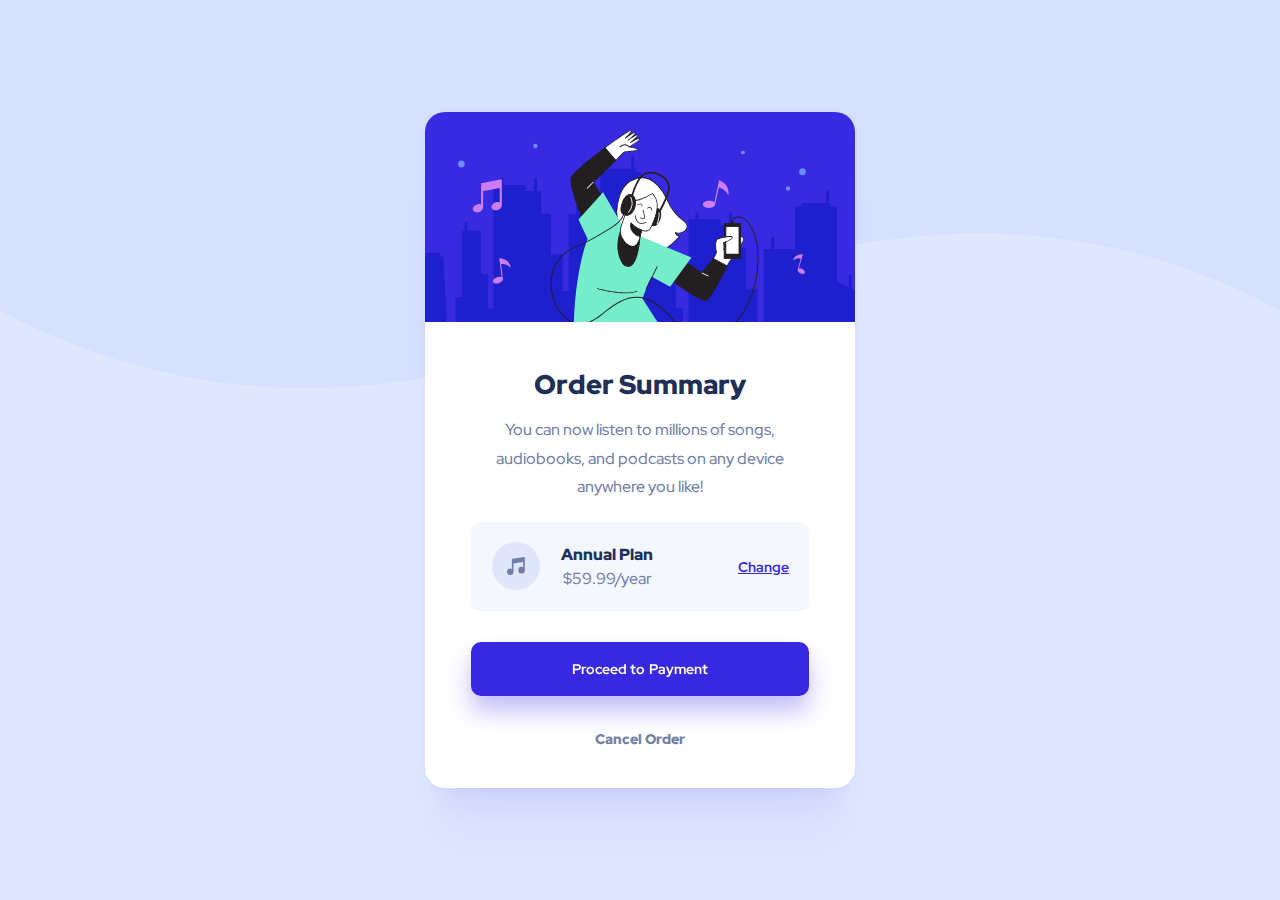
<file: index.html>
<!DOCTYPE html>
<html dir="ltr" lang="en">
  <!--~~~~~~~~~~~~~~~~~~~~~~~~~~~~~~HEADER~~~~~~~~~~~~~~~~~~~~~~~~~~~~-->
  <head>
    <meta charset="utf-8" />
    <link rel="preconnect" href="https://fonts.googleapis.com" />
    <link rel="preconnect" href="https://fonts.gstatic.com" crossorigin />
    <link
      href="https://fonts.googleapis.com/css2?family=Red+Hat+Display:wght@300;500;700;900&display=swap"
      rel="stylesheet"
      type="text/css"
    />
    <link rel="stylesheet" href="order-summary-component.css" />
    <meta name="viewport" content="width-device-width, initial-scale=1.0" />
    <!-- displays site properly based on user's device -->

    <link
      rel="icon"
      type="image/png"
      sizes="32x32"
      href="order-summary-component-images/favicon-32x32.png"
    />

    <title>Frontend Mentor | Order summary card</title>
  </head>
  <!--~~~~~~~~~~~~~~~~~~~~~~~~~~~~~~~~BODY~~~~~~~~~~~~~~~~~~~~~~~~~~~~-->

  <body>
    <main>
      <div class="order-box">
        <div class="order-summary">
          <div class="order-summary-text">
            <h1>Order Summary</h1>
            <p>
              You can now listen to millions of songs, audiobooks, and podcasts on
              any device anywhere you like!
            </p>
          </div>

          <div class="annual-plan-box">
            <div class="music-icon">
              <img
                src="order-summary-component-images/icon-music.svg"
                alt="icon of musical note"
              />
            </div>

            <div class="annual-plan-text">
              <p><strong>Annual Plan</strong></p>
              <p>$59.99/year</p>
            </div>

            <div class="change-button">
              <p><a href="#">Change</a></p>
            </div>
          </div>

          <a href="#" class="payment-button"
            ><strong>Proceed to Payment</strong></a>

          <p class="cancel-button">
            <a href="#"><strong>Cancel Order</strong></a>
          </p>
        </div>
      </div>
    </main>
  </body>
</html>
</file>
<file: order-summary-component.css>
/* -------------------------------- DEBUGGING MODE

.order-box, 
.order-summary, 
.order-summary-text, 
.annual-plan-box, 
.annual-plan-text, 
.music-icon, 
.change-button, 
.payment-button {
  border: 1px solid red;
}
*/

/* ---------------------------  GENERAL */

* {
  margin: 0;
  padding: 0;
  box-sizing: border-box;
}

body {
  display: flex;
  align-items: center;
  justify-content: center;
  line-height: 1.5em;
  font-family: "Red Hat Display", sans-serif;
  background-image: url("order-summary-component-images/pattern-background-mobile.svg");
  background: hsl(225, 100%, 94%) top/100%;
  background-repeat: no-repeat;
  min-height: 100vh;
  color: hsl(224, 23%, 55%);
  padding: 30px 20px;
}

h1 {
  /*dark blue*/
  color: hsl(223, 47%, 23%);
  font-size: 1.5em;
  font-weight: 900;
  margin-bottom: 20px;
}

p {
  font-size: 16px;
  line-height: 1.8em;
  font-weight: 500;
  color: hsl(224, 23%, 55%);
}

strong {
  font-weight: 900;
}

img {
  padding: 0px;
  margin: 0px;
}

/* ---------------------------  COMPONENT */

.order-box { /* the containing box for the entire component */
  width: 100%;
  max-width: 470px;
  /* height: auto; */
  background-color: #fff;
  text-align: center;
  border-radius: 20px;
  background-image: url("order-summary-component-images/illustration-hero.svg");
  background-repeat: no-repeat;
  background-size: contain;
  box-shadow: 
      0 1px 8px -4px rgb(56, 41, 224, 0.05),
      0 1px 15px -4px rgb(56, 41, 224, 0.05),
      0 32px 25px -16px rgb(56, 41, 224, 0.05),
      0 64px 50px -16px rgb(56, 41, 224, 0.05);
      /* hsl(224, 23%, 55%) rgba equivalent: rgb(114, 128, 167, 0.2) 
         using light blue rgb(224, 232, 255, 0.8) - doesn't render at all and even cancels out the drop shadow on payment-button 
         hsl(245, 75%, 52%) bright blue -> rgb(56, 41, 224) */
}

.order-summary { /* containing box for the content of the component */
  padding: 200px 20px 10px 20px; 
}

.order-summary-text {
  padding: 0 10px 0 10px;
}

.annual-plan-box {
  display: flex;
  align-items: center;
  justify-content: space-around;
  padding: 15px;
  background-color: hsl(225, 100%, 98%);
}

.music-icon {
  height: 50px;
  width: 50px;
  margin: 0 20px 0 0;
}

.annual-plan-text p {
  line-height: 1.5em;
}

.annual-plan-text strong {
  color: hsl(223, 47%, 23%);
}

.annual-plan-box,
.payment-button {
  border-radius: 10px;
}

.order-summary-text,
.annual-plan-box,
.payment-button {
  margin-bottom: 30px;
}

/* ---------------------------- BUTTONS */

.change-button {
  margin-left: auto;
}

.change-button p {
  font-size: 0.9em;
  font-weight: 700;
}

.payment-button {
  display: block;
  text-decoration: none;
  color: #fff;
  padding: 15px;
  transition: 0.3s;
  /*bright blue*/
  background-color: hsl(245, 75%, 52%);
  filter: drop-shadow(0 15px 0.85em #c3bcf8);
}

.cancel-button {
  font-size: 1.05em;
  color: hsl(224, 23%, 55%); /*desat blue*/
  margin-bottom: 20px; /* on mobile version order-summary overlaps with order-box instead of fitting into the box, but superficially looks correct */
}

.payment-button,
.cancel-button p {
  font-weight: 700;
  letter-spacing: 0.005em;
}

.annual-plan-text p,
.payment-button {
  font-size: 1em;
}

/* --------| LINKS */

.change-button a {
  color: hsl(245, 75%, 52%); /*bright blue*/
}

.payment-button a,
.cancel-button a {
  text-decoration: none;
}

.cancel-button a {
  color: hsl(224, 23%, 55%);
}

.attribution a {
  color: hsl(228, 45%, 44%);
}

a:hover {
  opacity: 50%;
}

.cancel-button a:hover {
  opacity: 100%;
  color: hsl(223, 47%, 23%); /*dark blue*/
  font-weight: 900;
}

.change-button a:hover {
  text-decoration: none;
}

/* ---------------------------- MEDIA QUERIES */

/* --------| DESKTOP STYLES */

@media screen and (min-width: 500px) {
  
  body {
    background-image: url("order-summary-component-images/pattern-background-desktop.svg");
    padding: 20px 0;
  }

  h1 {
    font-size: 1.7em;
  }

  .wrapper {
    height: 870px;
  }

  .order-box {
    width: 430px;
    padding: 20px 30px 20px 30px;
  }

  .order-summary {
    padding: 240px 1em 1em 1em;
  }

  .order-summary-text {
    padding: 0 20px 0 20px;
  }

  .annual-plan-box {
    padding: 20px;
  }

  .order-summary-text {
    margin-bottom: 20px;
  }

  .payment-button strong {
    font-weight: 700;
  }

  .cancel-button {
    margin-bottom: 0;
  }

  .cancel-button strong {
    font-weight: 900;
  }

  .payment-button,
  .cancel-button {
    font-size: 0.9em;
  }
}
</file>
